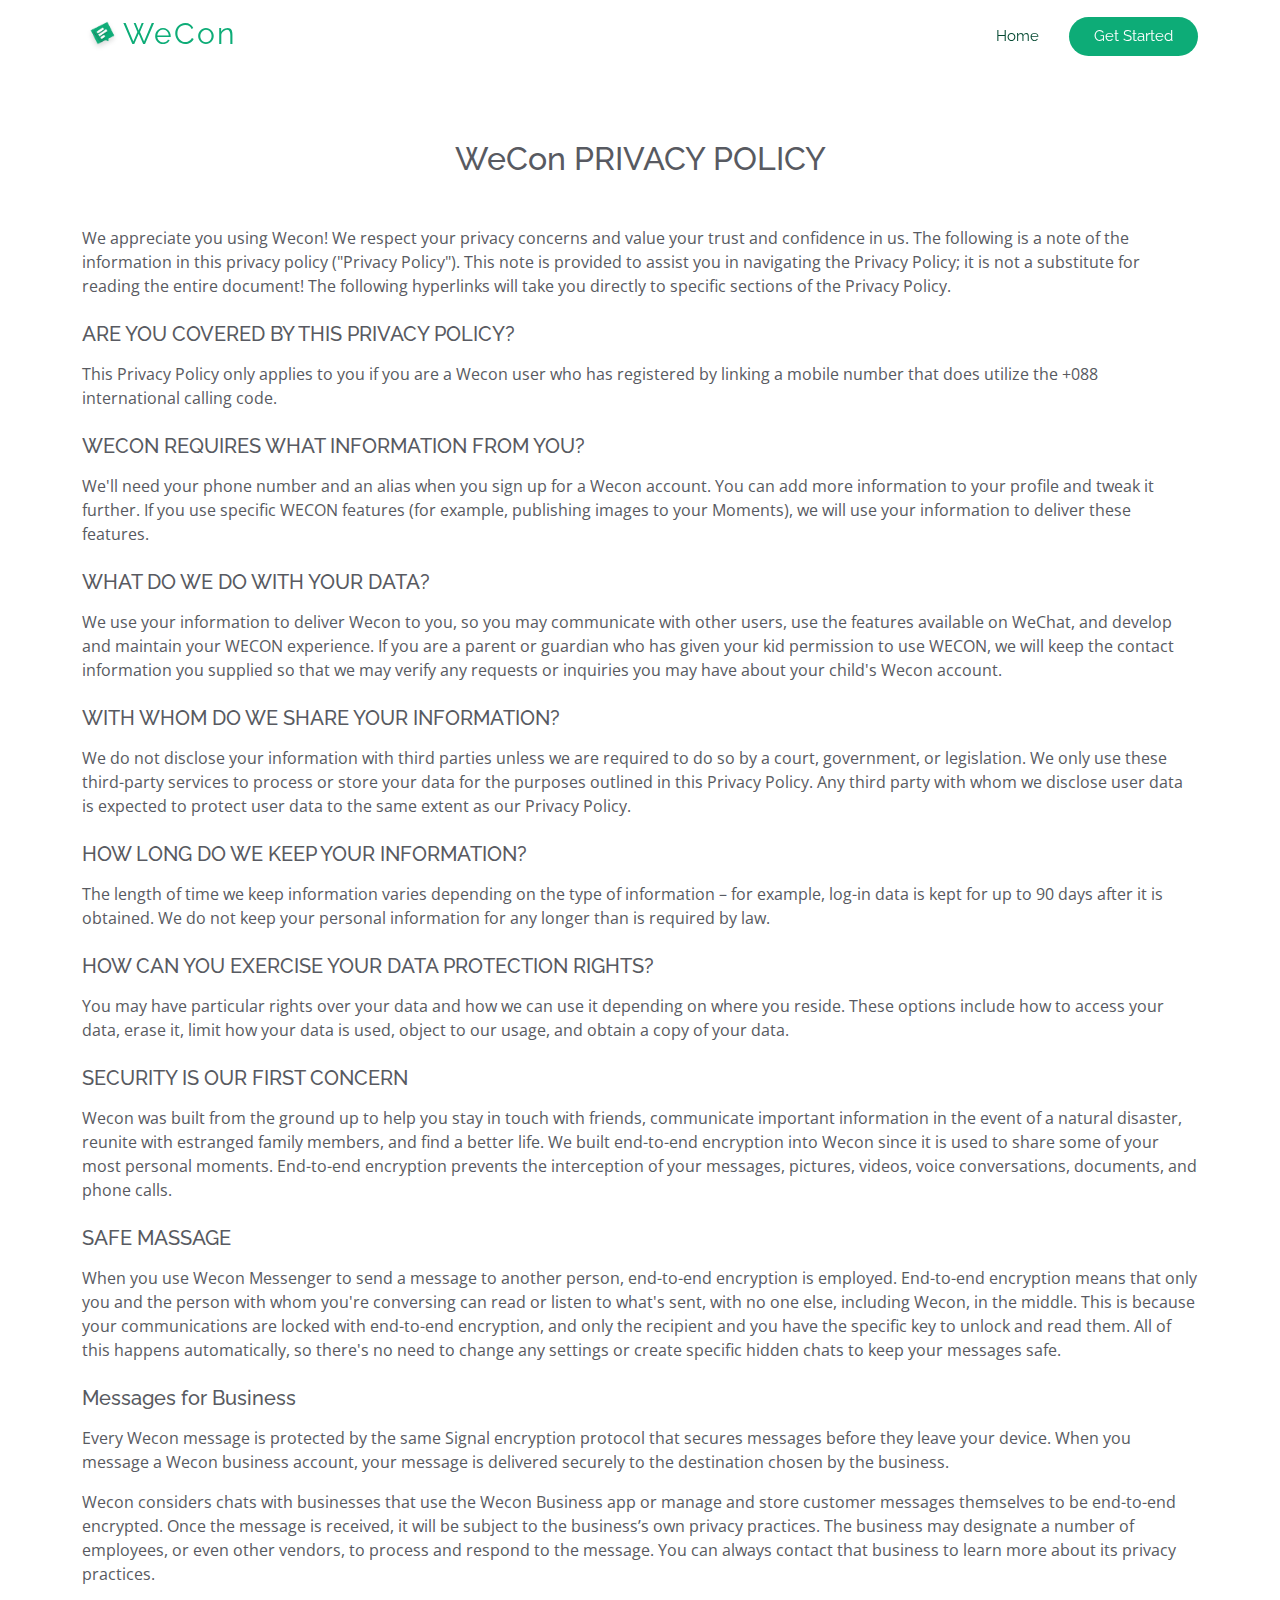
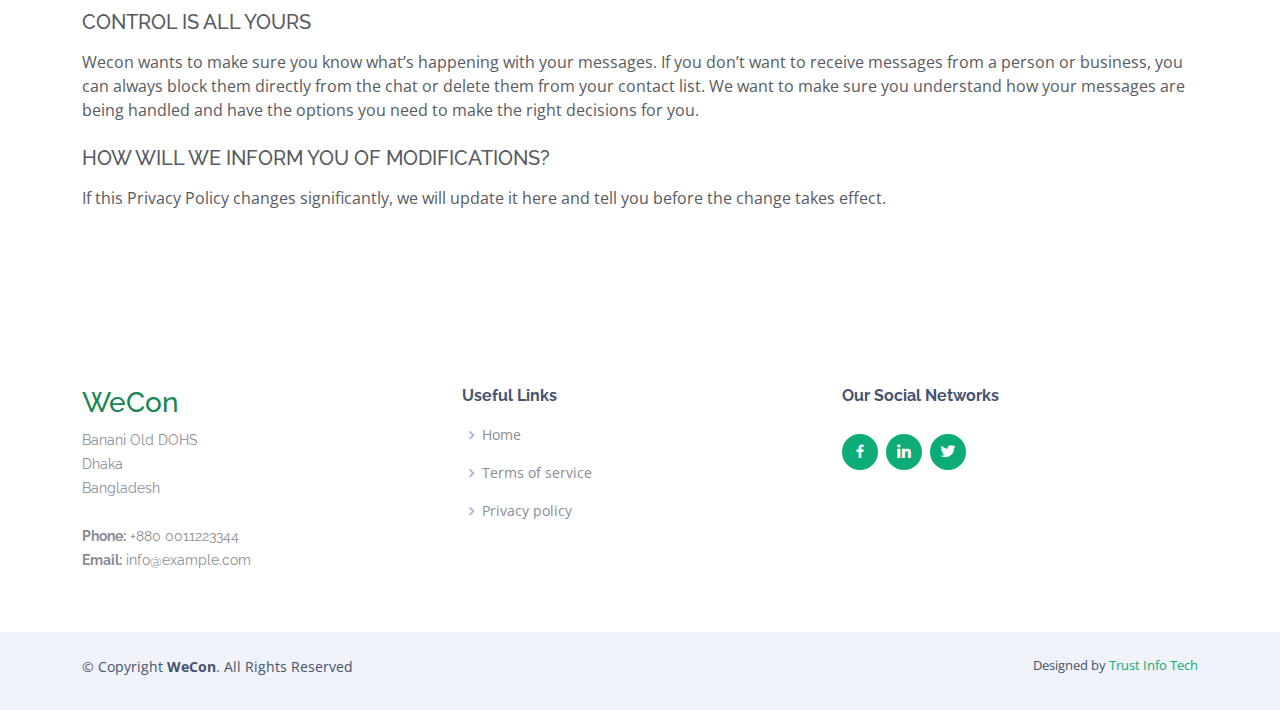
<file: privacy_policy.html>
<!DOCTYPE html>
<html lang="en">
  <head>
    <meta charset="utf-8" />
    <meta content="width=device-width, initial-scale=1.0" name="viewport" />

    <title>WeCon</title>
    <meta content="" name="description" />
    <meta content="" name="keywords" />

    <!-- Favicons -->
    <link href="assets/img/favicon.png" rel="icon" />
    <link href="assets/img/apple-touch-icon.png" rel="apple-touch-icon" />

    <!-- Google Fonts -->
    <link
      href="https://fonts.googleapis.com/css?family=Open+Sans:300,300i,400,400i,600,600i,700,700i|Raleway:300,300i,400,400i,500,500i,600,600i,700,700i|Poppins:300,300i,400,400i,500,500i,600,600i,700,700i"
      rel="stylesheet"
    />

    <!-- Vendor CSS Files -->
    <link href="assets/vendor/aos/aos.css" rel="stylesheet" />
    <link
      href="assets/vendor/bootstrap/css/bootstrap.min.css"
      rel="stylesheet"
    />
    <link
      href="assets/vendor/bootstrap-icons/bootstrap-icons.css"
      rel="stylesheet"
    />
    <link href="assets/vendor/boxicons/css/boxicons.min.css" rel="stylesheet" />
    <link
      href="assets/vendor/glightbox/css/glightbox.min.css"
      rel="stylesheet"
    />
    <link href="assets/vendor/swiper/swiper-bundle.min.css" rel="stylesheet" />

    <!-- main css -->
    <link href="assets/css/style.css" rel="stylesheet" />
  </head>

  <body>
    <!-- ======= Header ======= -->
    <header id="header" class="fixed-top header-transparent">
      <div class="container d-flex align-items-center justify-content-between">
        <div class="logo">
          <h1>
            <a href="index.html">
              <img
                src="assets/img/wecon-logo-1.png"
                class="wecon-nav-logo"
                alt=""
              />WeCon</a
            >
          </h1>
          <!-- <a href="index.html"><img src="assets/img/wecon logo.png" alt="" class="img-fluid"></a> -->
        </div>

        <nav id="navbar" class="navbar">
          <ul>
            <li>
              <a class="nav-link scrollto active" href="index.html">Home</a>
            </li>
            <li>
              <a class="getstarted scrollto" href="#features">Get Started</a>
            </li>
          </ul>
          <i class="bi bi-list mobile-nav-toggle"></i>
        </nav>
        <!-- .navbar -->
      </div>
    </header>
    <!-- End Header -->

    <!-- ======= Hero Section ======= -->
    <section id="privacy-policy" class="d-flex align-items-center">
      <div class="container">
        <div class="row">
          <h2 class="text-center mb-5">WeCon PRIVACY POLICY</h2>
          <p>
            We appreciate you using Wecon! We respect your privacy concerns and
            value your trust and confidence in us. The following is a note of
            the information in this privacy policy ("Privacy Policy"). This note
            is provided to assist you in navigating the Privacy Policy; it is
            not a substitute for reading the entire document! The following
            hyperlinks will take you directly to specific sections of the
            Privacy Policy.
          </p>
          <h5 class="mt-2 mb-3">ARE YOU COVERED BY THIS PRIVACY POLICY?</h5>
          <p>
            This Privacy Policy only applies to you if you are a Wecon user who
            has registered by linking a mobile number that does utilize the +088
            international calling code.
          </p>
          <h5 class="mt-2 mb-3">WECON REQUIRES WHAT INFORMATION FROM YOU?</h5>
          <p>
            We'll need your phone number and an alias when you sign up for a
            Wecon account. You can add more information to your profile and
            tweak it further. If you use specific WECON features (for example,
            publishing images to your Moments), we will use your information to
            deliver these features.
          </p>
          <h5 class="mt-2 mb-3">WHAT DO WE DO WITH YOUR DATA?</h5>
          <p>
            We use your information to deliver Wecon to you, so you may
            communicate with other users, use the features available on WeChat,
            and develop and maintain your WECON experience. If you are a parent
            or guardian who has given your kid permission to use WECON, we will
            keep the contact information you supplied so that we may verify any
            requests or inquiries you may have about your child's Wecon account.
          </p>
          <h5 class="mt-2 mb-3">WITH WHOM DO WE SHARE YOUR INFORMATION?</h5>
          <p>
            We do not disclose your information with third parties unless we are
            required to do so by a court, government, or legislation. We only
            use these third-party services to process or store your data for the
            purposes outlined in this Privacy Policy. Any third party with whom
            we disclose user data is expected to protect user data to the same
            extent as our Privacy Policy.
          </p>
          <h5 class="mt-2 mb-3">HOW LONG DO WE KEEP YOUR INFORMATION?</h5>
          <p>
            The length of time we keep information varies depending on the type
            of information – for example, log-in data is kept for up to 90 days
            after it is obtained. We do not keep your personal information for
            any longer than is required by law.
          </p>
          <h5 class="mt-2 mb-3">
            HOW CAN YOU EXERCISE YOUR DATA PROTECTION RIGHTS?
          </h5>
          <p>
            You may have particular rights over your data and how we can use it
            depending on where you reside. These options include how to access
            your data, erase it, limit how your data is used, object to our
            usage, and obtain a copy of your data.
          </p>
          <h5 class="mt-2 mb-3">SECURITY IS OUR FIRST CONCERN</h5>
          <p>
            Wecon was built from the ground up to help you stay in touch with
            friends, communicate important information in the event of a natural
            disaster, reunite with estranged family members, and find a better
            life. We built end-to-end encryption into Wecon since it is used to
            share some of your most personal moments. End-to-end encryption
            prevents the interception of your messages, pictures, videos, voice
            conversations, documents, and phone calls.
          </p>
          <h5 class="mt-2 mb-3">SAFE MASSAGE</h5>
          <p>
            When you use Wecon Messenger to send a message to another person,
            end-to-end encryption is employed. End-to-end encryption means that
            only you and the person with whom you're conversing can read or
            listen to what's sent, with no one else, including Wecon, in the
            middle. This is because your communications are locked with
            end-to-end encryption, and only the recipient and you have the
            specific key to unlock and read them. All of this happens
            automatically, so there's no need to change any settings or create
            specific hidden chats to keep your messages safe.
          </p>
          <h5 class="mt-2 mb-3">Messages for Business</h5>
          <p>
            Every Wecon message is protected by the same Signal encryption
            protocol that secures messages before they leave your device. When
            you message a Wecon business account, your message is delivered
            securely to the destination chosen by the business.
          </p>
          <p>
            Wecon considers chats with businesses that use the Wecon Business
            app or manage and store customer messages themselves to be
            end-to-end encrypted. Once the message is received, it will be
            subject to the business’s own privacy practices. The business may
            designate a number of employees, or even other vendors, to process
            and respond to the message. You can always contact that business to
            learn more about its privacy practices.
          </p>
          <h5 class="mt-2 mb-3">CONTROL IS ALL YOURS</h5>
          <p>
            Wecon wants to make sure you know what’s happening with your
            messages. If you don’t want to receive messages from a person or
            business, you can always block them directly from the chat or delete
            them from your contact list. We want to make sure you understand how
            your messages are being handled and have the options you need to
            make the right decisions for you.
          </p>
          <h5 class="mt-2 mb-3">HOW WILL WE INFORM YOU OF MODIFICATIONS?</h5>
          <p>
            If this Privacy Policy changes significantly, we will update it here
            and tell you before the change takes effect.
          </p>
        </div>
      </div>
    </section>
    <!-- End Hero -->
    <!-- ======= Footer ======= -->
    <footer id="footer">
      <div class="footer-top">
        <div class="container">
          <div class="row">
            <div class="col-lg-4 col-md-6 footer-contact">
              <h3 class="text-success">WeCon</h3>
              <!-- <img src="assets/img/wecon logo.png" alt="" /> -->
              <p>
                Banani Old DOHS <br />
                Dhaka<br />
                Bangladesh <br /><br />
                <strong>Phone:</strong> +880 0011223344<br />
                <strong>Email:</strong> info@example.com<br />
              </p>
            </div>

            <div class="col-lg-4 col-md-6 footer-links">
              <h4>Useful Links</h4>
              <ul>
                <li>
                  <i class="bx bx-chevron-right"></i>
                  <a href="index.html">Home</a>
                </li>
                <li>
                  <i class="bx bx-chevron-right"></i>
                  <a href="#">Terms of service</a>
                </li>
                <li>
                  <i class="bx bx-chevron-right"></i>
                  <a href="privacy_policy.html">Privacy policy</a>
                </li>
              </ul>
            </div>

            <div class="col-lg-4 col-md-6 footer-links">
              <h4>Our Social Networks</h4>
              <div class="social-links mt-3">
                <a
                  href="https://www.facebook.com/WECON-101478799266457"
                  target="_blank"
                  class="facebook"
                  ><i class="bx bxl-facebook"></i
                ></a>
                <a href="#" class="linkedin"><i class="bx bxl-linkedin"></i></a>
                <a href="#" class="twitter"><i class="bx bxl-twitter"></i></a>
              </div>
            </div>
          </div>
        </div>
      </div>

      <div class="container py-4">
        <div class="copyright">
          &copy; Copyright <strong><span>WeCon</span></strong
          >. All Rights Reserved
        </div>
        <div class="credits">
          Designed by
          <a href="https://trustinfotech.net/" target="_blank"
            >Trust Info Tech</a
          >
        </div>
      </div>
    </footer>
    <!-- End Footer -->

    <a
      href="#"
      class="back-to-top d-flex align-items-center justify-content-center"
      ><i class="bi bi-arrow-up-short"></i
    ></a>

    <!-- Vendor JS Files -->
    <script src="assets/vendor/aos/aos.js"></script>
    <script src="assets/vendor/bootstrap/js/bootstrap.bundle.min.js"></script>
    <script src="assets/vendor/glightbox/js/glightbox.min.js"></script>
    <script src="assets/vendor/swiper/swiper-bundle.min.js"></script>

    <!-- Template Main JS File -->
    <script src="assets/js/main.js"></script>
  </body>
</html>
</file>
<file: assets/css/style.css>
/*--------------------------------------------------------------
# General
--------------------------------------------------------------*/
body {
  font-family: "Open Sans", sans-serif;
  color: #585a61;
}

a {
  /* color: #5777ba; */
  color: #0dac77;
  text-decoration: none;
}

a:hover {
  color: #0dac77;
  text-decoration: none;
}

h1,
h2,
h3,
h4,
h5,
h6 {
  font-family: "Raleway", sans-serif;
}

/*--------------------------------------------------------------
# Back to top button
--------------------------------------------------------------*/
.back-to-top {
  position: fixed;
  visibility: hidden;
  opacity: 0;
  right: 15px;
  bottom: 15px;
  z-index: 996;
  background: #0dac77;
  width: 40px;
  height: 40px;
  border-radius: 50px;
  transition: all 0.4s;
}
.back-to-top i {
  font-size: 24px;
  color: #fff;
  line-height: 0;
}
.back-to-top:hover {
  background: #0dac77;
  color: #fff;
}
.back-to-top.active {
  visibility: visible;
  opacity: 1;
}

/*--------------------------------------------------------------
# Disable aos animation delay on mobile devices
--------------------------------------------------------------*/
@media screen and (max-width: 768px) {
  [data-aos-delay] {
    transition-delay: 0 !important;
  }
}
/*--------------------------------------------------------------
# Header
--------------------------------------------------------------*/
#header {
  transition: all 0.5s;
  z-index: 997;
  transition: all 0.5s;
  padding: 15px 0;
  background: rgba(255, 255, 255, 0.95);
}
#header.header-transparent {
  background: transparent;
}
#header.header-scrolled {
  background: rgba(255, 255, 255, 0.95);
  box-shadow: 0px 2px 15px rgba(0, 0, 0, 0.1);
}
#header .logo h1 {
  font-size: 30px;
  margin: 0;
  line-height: 1;
  font-weight: 400;
  letter-spacing: 2px;
}
#header .logo h1 a,
#header .logo h1 a:hover {
  color: #0dac77;
  text-decoration: none;
}
#header .logo img {
  margin: 0;
  max-height: 40px;
}

/*--------------------------------------------------------------
# Navigation Menu
--------------------------------------------------------------*/
/**
* Desktop Navigation 
*/
.navbar {
  padding: 0;
}
.navbar ul {
  margin: 0;
  padding: 0;
  display: flex;
  list-style: none;
  align-items: center;
}
.navbar li {
  position: relative;
}
.navbar a,
.navbar a:focus {
  display: flex;
  align-items: center;
  justify-content: space-between;
  padding: 10px 0 10px 30px;
  font-family: "Raleway", sans-serif;
  font-size: 15px;
  color: #0dac77;
  white-space: nowrap;
  transition: 0.3s;
}
.navbar a i,
.navbar a:focus i {
  font-size: 12px;
  line-height: 0;
  margin-left: 5px;
}
.navbar a:hover,
.navbar .active,
.navbar .active:focus,
.navbar li:hover > a {
  color: #044831;
}
.navbar .getstarted,
.navbar .getstarted:focus {
  background: #0dac77;
  color: #fff;
  padding: 12px 25px;
  margin-left: 30px;
  color: #fff;
  line-height: 1;
  border-radius: 50px;
}
.navbar .getstarted:hover,
.navbar .getstarted:focus:hover {
  background: #044831;
  color: #fff;
}
.navbar .dropdown ul {
  display: block;
  position: absolute;
  left: 14px;
  top: calc(100% + 30px);
  margin: 0;
  padding: 10px 0;
  z-index: 99;
  opacity: 0;
  visibility: hidden;
  background: #fff;
  box-shadow: 0px 0px 30px rgba(127, 137, 161, 0.25);
  transition: 0.3s;
  border-radius: 4px;
}
.navbar .dropdown ul li {
  min-width: 200px;
}
.navbar .dropdown ul a {
  padding: 10px 20px;
  font-size: 15px;
  text-transform: none;
  font-weight: 600;
}
.navbar .dropdown ul a i {
  font-size: 12px;
}
.navbar .dropdown ul a:hover,
.navbar .dropdown ul .active:hover,
.navbar .dropdown ul li:hover > a {
  color: #5777ba;
}
.navbar .dropdown:hover > ul {
  opacity: 1;
  top: 100%;
  visibility: visible;
}
.navbar .dropdown .dropdown ul {
  top: 0;
  left: calc(100% - 30px);
  visibility: hidden;
}
.navbar .dropdown .dropdown:hover > ul {
  opacity: 1;
  top: 0;
  left: 100%;
  visibility: visible;
}
@media (max-width: 1366px) {
  .navbar .dropdown .dropdown ul {
    left: -90%;
  }
  .navbar .dropdown .dropdown:hover > ul {
    left: -100%;
  }
}

/**
* Mobile Navigation 
*/
.mobile-nav-toggle {
  color: #47536e;
  font-size: 28px;
  cursor: pointer;
  display: none;
  line-height: 0;
  transition: 0.5s;
}
.mobile-nav-toggle.bi-x {
  color: #fff;
}

@media (max-width: 991px) {
  .mobile-nav-toggle {
    display: block;
  }

  .navbar ul {
    display: none;
  }
}
.navbar-mobile {
  position: fixed;
  overflow: hidden;
  top: 0;
  right: 0;
  left: 0;
  bottom: 0;
  background: rgba(51, 60, 79, 0.9);
  transition: 0.3s;
  z-index: 999;
}
.navbar-mobile .mobile-nav-toggle {
  position: absolute;
  top: 15px;
  right: 15px;
}
.navbar-mobile ul {
  display: block;
  position: absolute;
  top: 55px;
  right: 15px;
  bottom: 15px;
  left: 15px;
  padding: 10px 0;
  border-radius: 6px;
  background-color: #fff;
  overflow-y: auto;
  transition: 0.3s;
}
.navbar-mobile a,
.navbar-mobile a:focus {
  padding: 10px 20px;
  font-size: 15px;
  color: #47536e;
}
.navbar-mobile a:hover,
.navbar-mobile .active,
.navbar-mobile li:hover > a {
  color: #5777ba;
}
.navbar-mobile .getstarted,
.navbar-mobile .getstarted:focus {
  margin: 15px;
}
.navbar-mobile .dropdown ul {
  position: static;
  display: none;
  margin: 10px 20px;
  padding: 10px 0;
  z-index: 99;
  opacity: 1;
  visibility: visible;
  background: #fff;
  box-shadow: 0px 0px 30px rgba(127, 137, 161, 0.25);
}
.navbar-mobile .dropdown ul li {
  min-width: 200px;
}
.navbar-mobile .dropdown ul a {
  padding: 10px 20px;
}
.navbar-mobile .dropdown ul a i {
  font-size: 12px;
}
.navbar-mobile .dropdown ul a:hover,
.navbar-mobile .dropdown ul .active:hover,
.navbar-mobile .dropdown ul li:hover > a {
  color: #5777ba;
}
.navbar-mobile .dropdown > .dropdown-active {
  display: block;
}

/*--------------------------------------------------------------
# Hero Section
--------------------------------------------------------------*/
#hero {
  width: 100%;
  position: relative;
  overflow: hidden;
  padding: 140px 0 100px 0;
}
#hero::before {
  content: "";
  position: absolute;
  right: -100%;
  top: 20%;
  width: 250%;
  height: 200%;
  z-index: -1;
  background-color: #d0fbed;
  transform: skewY(135deg);
}
#hero h1 {
  margin: 0 0 10px 0;
  font-size: 48px;
  font-weight: 500;
  line-height: 56px;
  color: #0dac77;
  font-family: "Poppins", sans-serif;
}
#hero h2 {
  color: #0ecc8d;
  margin-bottom: 50px;
  font-size: 20px;
}
#hero .download-btn {
  font-family: "Raleway", sans-serif;
  font-weight: 500;
  font-size: 15px;
  display: inline-block;
  padding: 8px 24px 10px 46px;
  border-radius: 3px;
  transition: 0.5s;
  color: #fff;
  background: #0dac77;
  position: relative;
}
#hero .download-btn:hover {
  background: #044831;
}
#hero .download-btn i {
  font-size: 20px;
  position: absolute;
  left: 18px;
  top: 8.5px;
}
#hero .download-btn + .download-btn {
  margin-left: 20px;
}
@media (max-width: 991px) {
  #hero {
    text-align: center;
  }
  #hero .download-btn + .download-btn {
    margin: 0 10px;
  }
  #hero .hero-img {
    text-align: center;
  }
  #hero .hero-img img {
    width: 60%;
  }
}
@media (max-width: 768px) {
  #hero h1 {
    font-size: 28px;
    line-height: 36px;
  }
  #hero h2 {
    font-size: 18px;
    line-height: 24px;
    margin-bottom: 30px;
  }
  #hero .hero-img img {
    width: 70%;
  }
}
@media (max-width: 575px) {
  #hero .hero-img img {
    width: 80%;
  }
}

/*--------------------------------------------------------------
# Sections General
--------------------------------------------------------------*/
section {
  padding: 60px 0;
  overflow: hidden;
}

.section-bg {
  background-color: #f2f5fa;
}

.section-title {
  text-align: center;
  padding-bottom: 30px;
}
.section-title h2 {
  font-size: 32px;
  font-weight: 400;
  margin-bottom: 20px;
  padding-bottom: 0;
  color: #0dac77;
  font-family: "Poppins", sans-serif;
}
.section-title p {
  margin-bottom: 0;
}

/*--------------------------------------------------------------
# App Features
--------------------------------------------------------------*/
.features .content {
  padding: 30px 0;
}
.features .content .icon-box {
  margin-top: 25px;
}
.features .content .icon-box h4 {
  font-size: 20px;
  font-weight: 700;
  margin: 5px 0 10px 60px;
}
.features .content .icon-box i {
  font-size: 48px;
  float: left;
  color: #0dac77;
}
.features .content .icon-box p {
  font-size: 15px;
  color: #979aa1;
  margin-left: 60px;
}
@media (max-width: 991px) {
  .features .image {
    text-align: center;
  }
  .features .image img {
    max-width: 80%;
  }
}
@media (max-width: 667px) {
  .features .image img {
    max-width: 100%;
  }
}

/*--------------------------------------------------------------
# Details
--------------------------------------------------------------*/
.details .content + .content {
  margin-top: 100px;
}
.details .content h3 {
  font-weight: 700;
  font-size: 32px;
  color: #0dac77;
}
.details .content ul {
  list-style: none;
  padding: 0;
}
.details .content ul li {
  padding-bottom: 10px;
}
.details .content ul i {
  font-size: 24px;
  padding-right: 2px;
  color: #5777ba;
  line-height: 0;
}
.details .content p:last-child {
  margin-bottom: 0;
}

/*--------------------------------------------------------------
# Gallery
--------------------------------------------------------------*/
.gallery {
  overflow: hidden;
}
.gallery .swiper-slide {
  transition: 0.3s;
}
.gallery .swiper-pagination {
  margin-top: 20px;
  position: relative;
}
.gallery .swiper-pagination .swiper-pagination-bullet {
  width: 12px;
  height: 12px;
  background-color: #fff;
  opacity: 1;
  border: 1px solid #0dac77;
}
.gallery .swiper-pagination .swiper-pagination-bullet-active {
  background-color: #0dac77;
}
.gallery .swiper-slide-active {
  text-align: center;
}
@media (min-width: 992px) {
  .gallery .swiper-wrapper {
    padding: 40px 0;
  }
  .gallery .swiper-slide-active {
    border: 6px solid #0dac77;
    padding: 4px;
    background: #fff;
    z-index: 1;
    transform: scale(1.25);
    margin-top: 10px;
    border-radius: 25px;
  }
}

/*--------------------------------------------------------------
# About
--------------------------------------------------------------*/
.info-header {
  border-bottom: 1px #ddd solid;
}
.card {
  position: relative;
  display: -webkit-flex;
  display: flex;
  -webkit-flex-direction: column;
  flex-direction: column;
  min-width: 0;
  word-wrap: break-word;
  background-color: #fff;
  background-clip: border-box;
  border: 1px solid rgba(0,0,0,0.125);
  border-radius: .25rem;
}

.member-profile {
  top: -50px;
  left: 0;
}
.text-center {
  text-align: center !important;
}
.w-100 {
  width: 100% !important;
}
.position-absolute {
  position: absolute !important;
}

.member-profile img {
  width: 100px;
  height: 100px;
}
.rounded-circle {
  border-radius: 50% !important;
}
.mx-auto {
  margin-right: auto !important;
  margin-left: auto !important;
}
.shadow-sm {
  box-shadow: 0 0.125rem 0.25rem rgb(0 0 0 / 8%) !important;
}
/*--------------------------------------------------------------
# Privacy Policy
--------------------------------------------------------------*/
#privacy-policy {
  width: 100%;
  position: relative;
  overflow: hidden;
  padding: 140px 0 100px 0;
}
/*--------------------------------------------------------------
# Footer
--------------------------------------------------------------*/
#footer {
  background: #fff;
  padding: 0 0 30px 0;
  color: #47536e;
  font-size: 14px;
  background: #eff2f8;
}
#footer .footer-newsletter {
  padding: 50px 0;
  background: #eff2f8;
  text-align: center;
  font-size: 15px;
}
#footer .footer-newsletter h4 {
  font-size: 24px;
  margin: 0 0 20px 0;
  padding: 0;
  line-height: 1;
  font-weight: 600;
  color: #47536e;
}
#footer .footer-newsletter form {
  margin-top: 30px;
  background: #fff;
  padding: 6px 10px;
  position: relative;
  border-radius: 50px;
  box-shadow: 0px 2px 15px rgba(0, 0, 0, 0.1);
  text-align: left;
}
#footer .footer-newsletter form input[type="email"] {
  border: 0;
  padding: 4px 8px;
  width: calc(100% - 100px);
}
#footer .footer-newsletter form input[type="submit"] {
  position: absolute;
  top: 0;
  right: 0;
  bottom: 0;
  border: 0;
  background: none;
  font-size: 16px;
  padding: 0 20px;
  background: #5777ba;
  color: #fff;
  transition: 0.3s;
  border-radius: 50px;
  box-shadow: 0px 2px 15px rgba(0, 0, 0, 0.1);
}
#footer .footer-newsletter form input[type="submit"]:hover {
  background: #415f9d;
}
#footer .footer-top {
  padding: 60px 0 30px 0;
  background: #fff;
}
#footer .footer-top .footer-contact {
  margin-bottom: 30px;
}
#footer .footer-top .footer-contact img {
  height: 50px;
  width: 100px;
}
#footer .footer-top .footer-contact h4 {
  font-size: 22px;
  margin: 0 0 30px 0;
  padding: 2px 0 2px 0;
  line-height: 1;
  font-weight: 700;
  color: #47536e;
}
#footer .footer-top .footer-contact p {
  font-size: 14px;
  line-height: 24px;
  margin-bottom: 0;
  font-family: "Raleway", sans-serif;
  color: #8a8c95;
}
#footer .footer-top h4 {
  font-size: 16px;
  font-weight: bold;
  color: #47536e;
  position: relative;
  padding-bottom: 12px;
}
#footer .footer-top .footer-links {
  margin-bottom: 30px;
}
#footer .footer-top .footer-links ul {
  list-style: none;
  padding: 0;
  margin: 0;
}
#footer .footer-top .footer-links ul i {
  padding-right: 2px;
  color: #9fb2d8;
  font-size: 18px;
  line-height: 1;
}
#footer .footer-top .footer-links ul li {
  padding: 10px 0;
  display: flex;
  align-items: center;
}
#footer .footer-top .footer-links ul li:first-child {
  padding-top: 0;
}
#footer .footer-top .footer-links ul a {
  color: #8a8c95;
  transition: 0.3s;
  display: inline-block;
  line-height: 1;
}
#footer .footer-top .footer-links ul a:hover {
  text-decoration: none;
  color: #0dac77;
}
#footer .footer-top .social-links a {
  font-size: 18px;
  display: inline-block;
  background: #0dac77;
  color: #fff;
  line-height: 1;
  padding: 8px 0;
  margin-right: 4px;
  border-radius: 50%;
  text-align: center;
  width: 36px;
  height: 36px;
  transition: 0.3s;
}
#footer .footer-top .social-links a:hover {
  background: #044831;
  color: #fff;
  text-decoration: none;
}
#footer .copyright {
  text-align: center;
  float: left;
  color: #47536e;
}
#footer .credits {
  float: right;
  text-align: center;
  font-size: 13px;
  color: #47536e;
}
@media (max-width: 768px) {
  #footer .copyright,
  #footer .credits {
    float: none;
    text-align: center;
    padding: 5px 0;
  }
}
</file>
